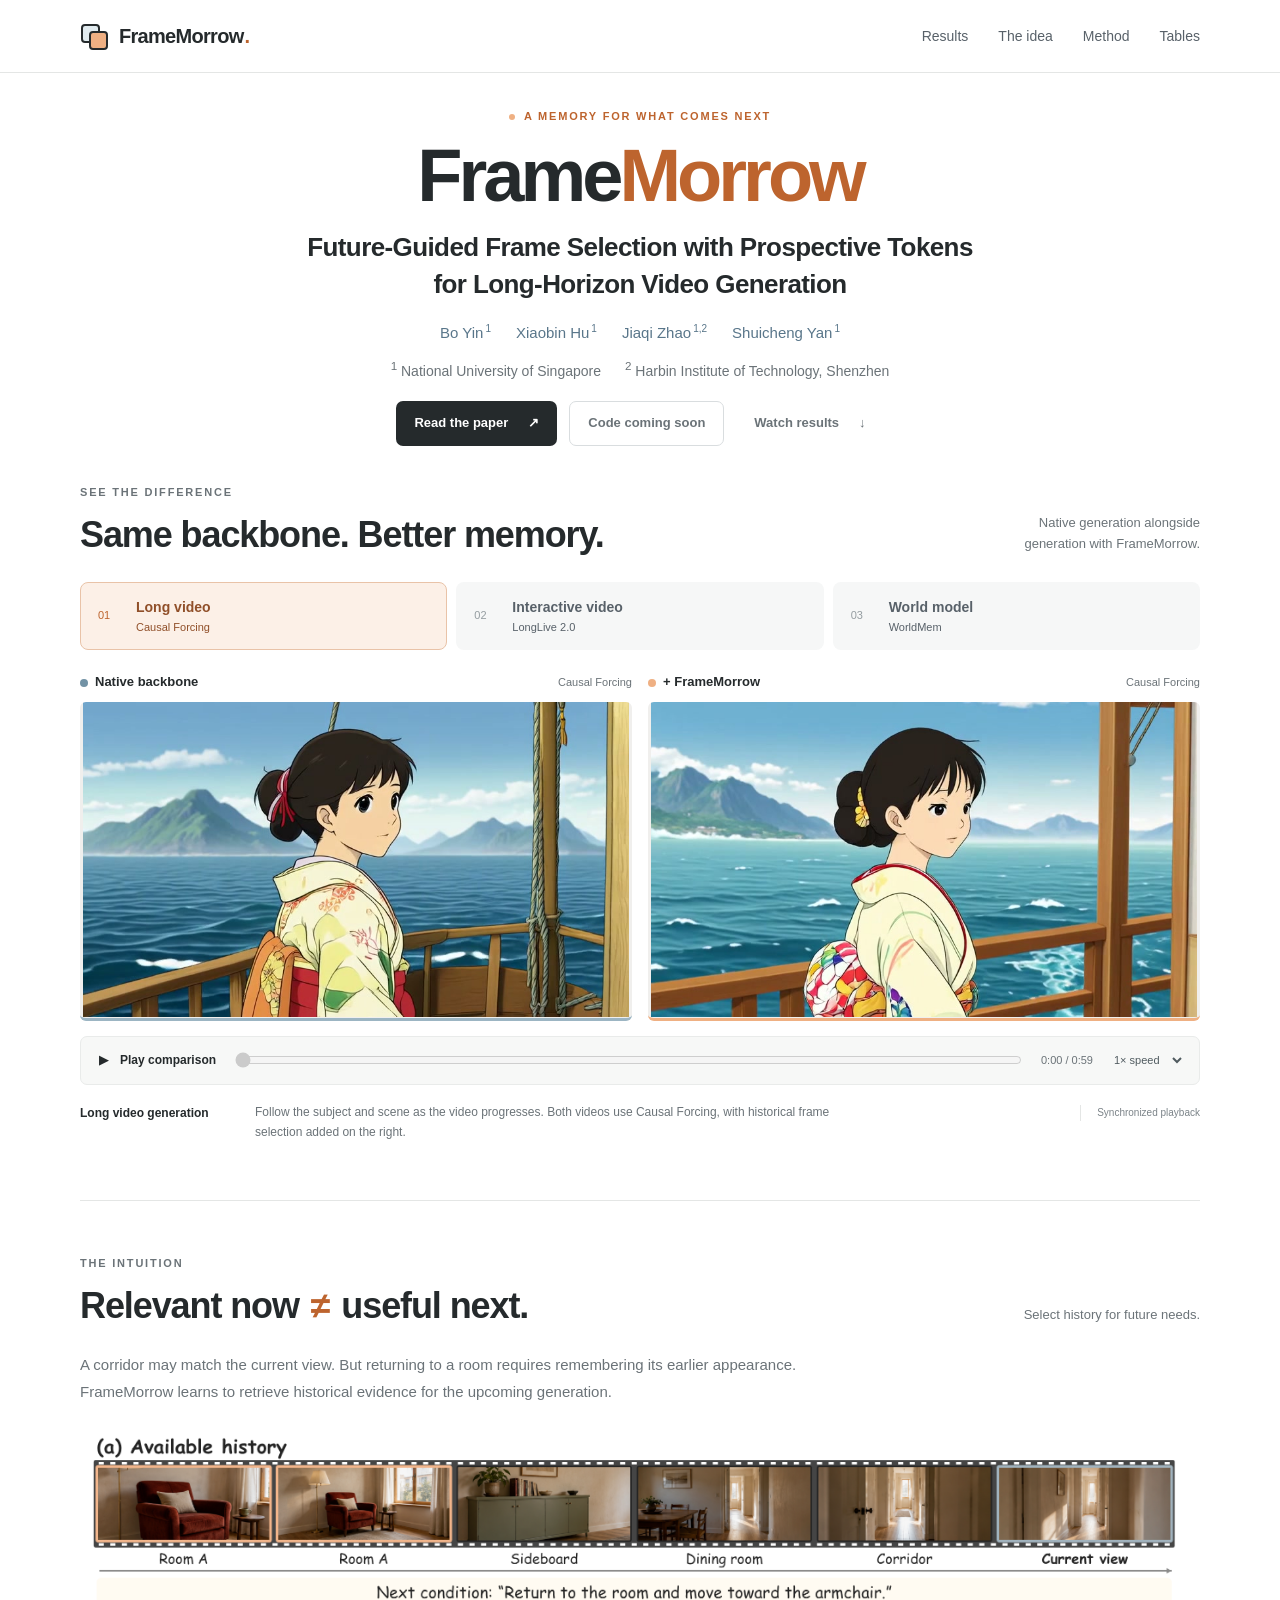
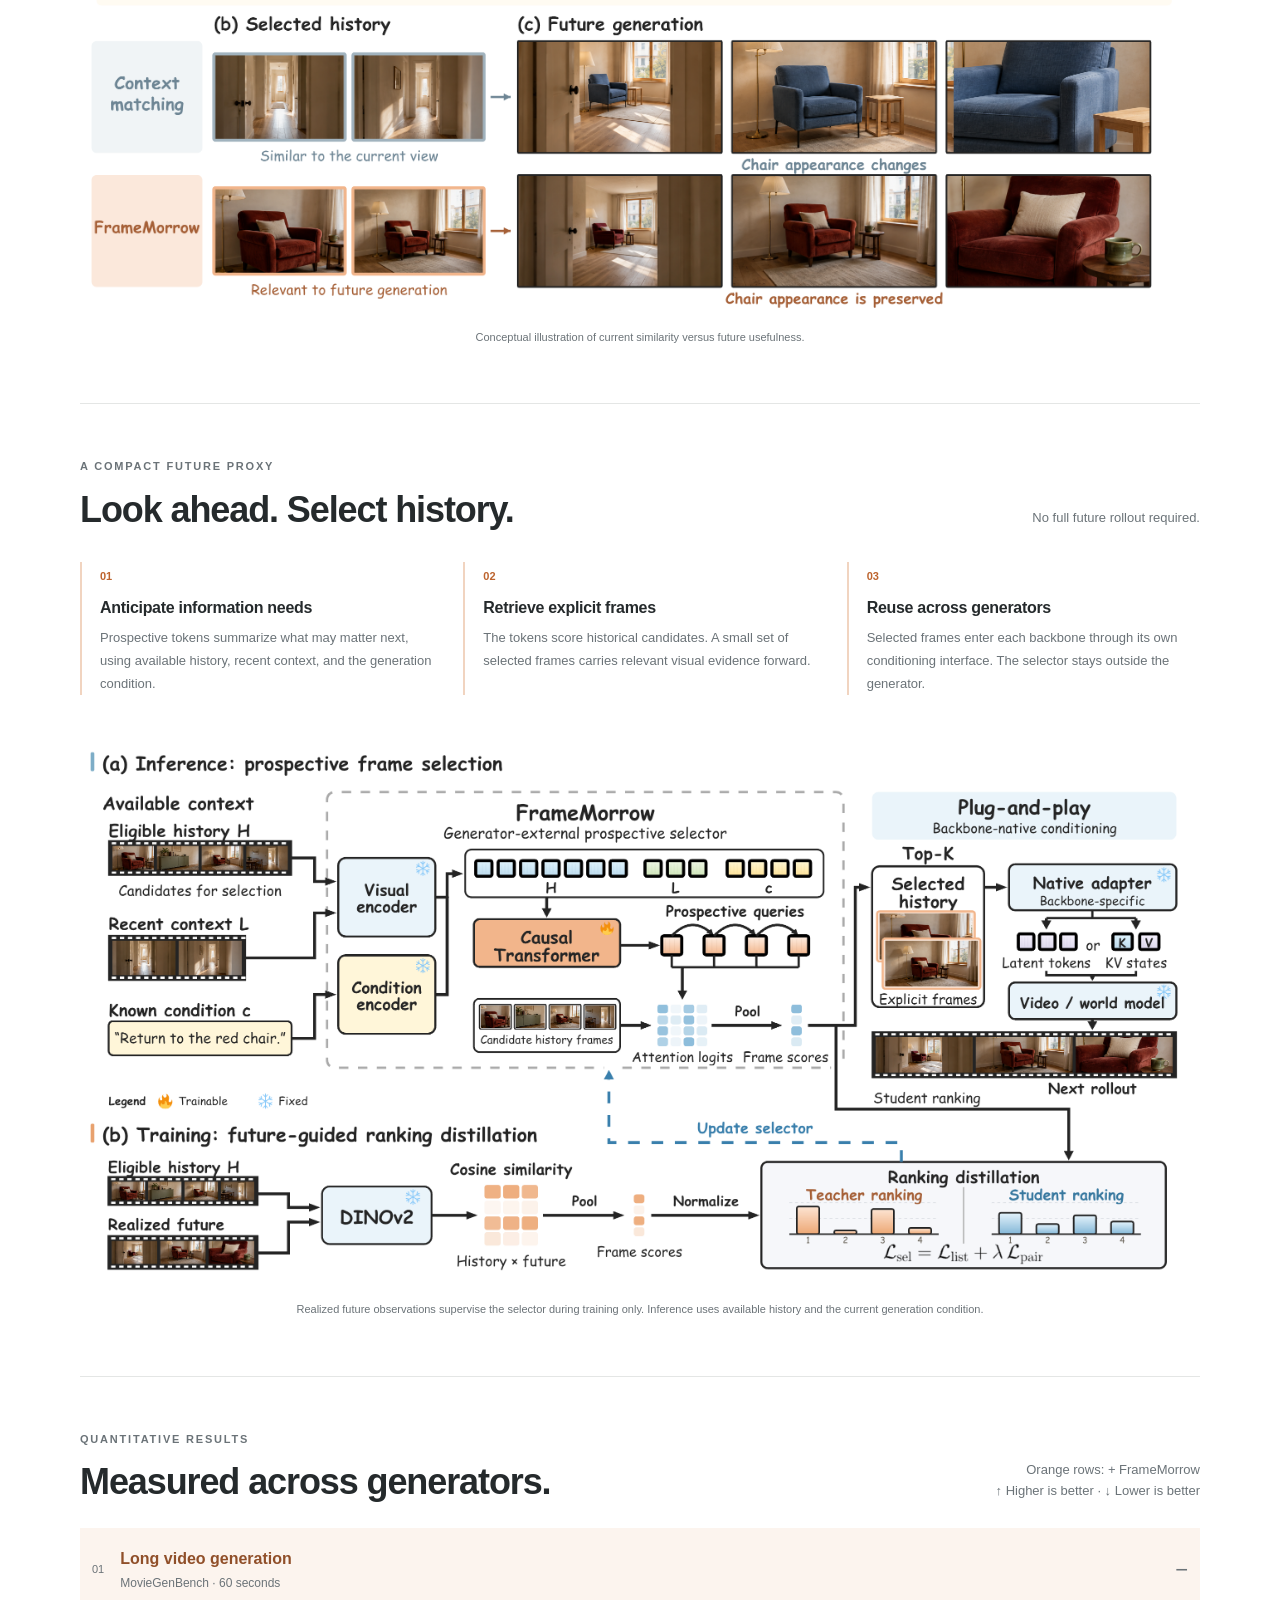
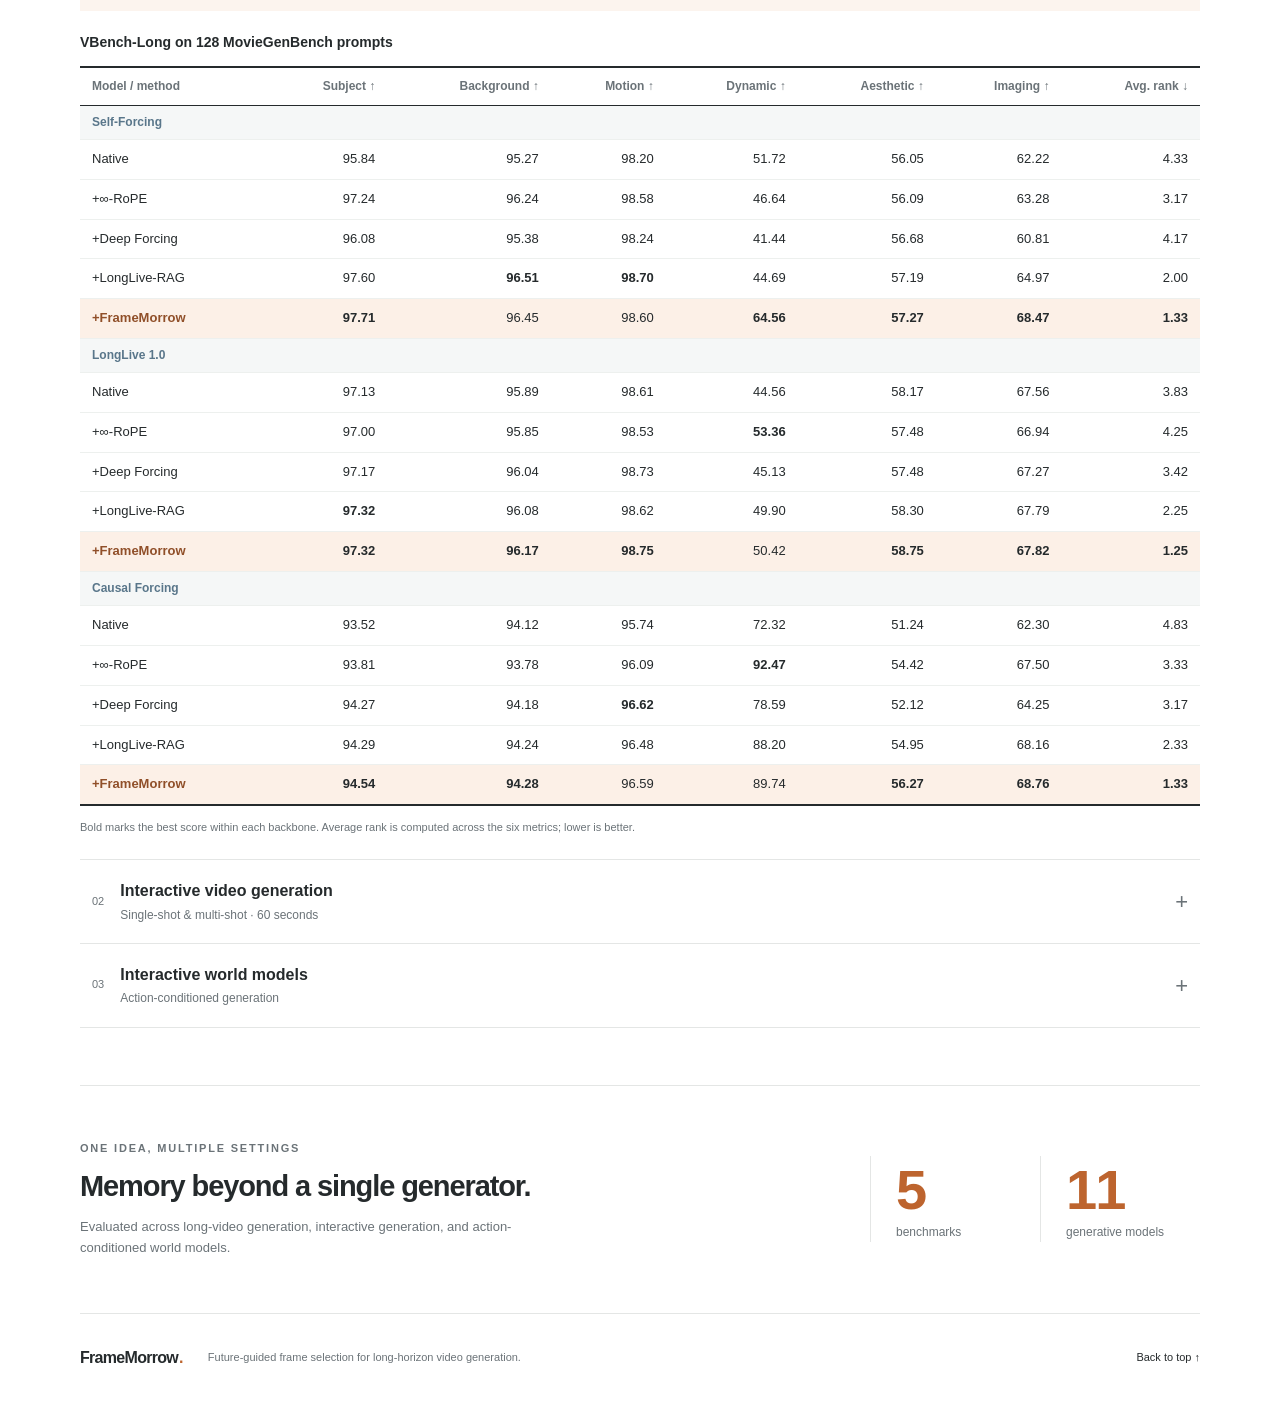
<file: index.html>
<!doctype html>
<html lang="en">
<head>
  <meta charset="utf-8">
  <meta name="viewport" content="width=device-width, initial-scale=1">
  <meta name="description" content="FrameMorrow predicts future information needs with prospective tokens and selects useful historical frames for long-horizon video generation.">
  <meta name="theme-color" content="#fbfaf7">
  <meta property="og:title" content="FrameMorrow — Remember what matters next">
  <meta property="og:description" content="Future-guided frame selection with prospective tokens for long-horizon video generation.">
  <title>FrameMorrow | Future-Guided Frame Selection</title>
  <link rel="icon" href="assets/favicon.svg" type="image/svg+xml">
  <link rel="stylesheet" href="style.css?v=results">
  <script src="script.js" defer></script>
</head>
<body>
<a class="skip-link" href="#main">Skip to content</a>
<header class="site-header"><nav class="nav wrap" aria-label="Main navigation">
  <a class="brand" href="#"><svg width="29" height="28" viewBox="0 0 29 28" aria-hidden="true"><rect x="2" y="3" width="17" height="17" rx="3" fill="#e1ebef" stroke="currentColor" stroke-width="2"/><rect x="10" y="10" width="17" height="17" rx="3" fill="#efb083" stroke="currentColor" stroke-width="2"/></svg>FrameMorrow<span class="brand-dot">.</span></a>
  <div class="nav-links"><a href="#results">Results</a><a href="#idea">The idea</a><a href="#method">Method</a><a href="#benchmarks">Tables</a></div>
</nav></header>
<main id="main">
  <section class="hero wrap" aria-labelledby="title">
    <p class="eyebrow"><span></span> A memory for what comes next</p>
    <h1 id="title">Frame<span>Morrow</span></h1>
    <p class="paper-title">Future-Guided Frame Selection with Prospective Tokens<br class="desktop-break"> for Long-Horizon Video Generation</p>
    <div class="authors"><a href="https://openreview.net/profile?id=~Bo_Yin2">Bo Yin<sup>1</sup></a><a href="https://openreview.net/profile?id=~Xiaobin_Hu1">Xiaobin Hu<sup>1</sup></a><a href="https://openreview.net/profile?id=~Jiaqi_Zhao3">Jiaqi Zhao<sup>1,2</sup></a><a href="https://openreview.net/profile?id=~Shuicheng_YAN3">Shuicheng Yan<sup>1</sup></a></div>
    <div class="affiliations"><span><sup>1</sup> National University of Singapore</span><span><sup>2</sup> Harbin Institute of Technology, Shenzhen</span></div>
    <div class="hero-actions"><a class="button primary" href="https://arxiv.org/abs/2609.38839" target="_blank" rel="noopener">Read the paper <span aria-hidden="true">↗</span></a><button class="button secondary" type="button" disabled>Code coming soon</button><a class="button text-button" href="#results">Watch results <span aria-hidden="true">↓</span></a></div>
  </section>

  <section class="results wrap" id="results" aria-labelledby="results-title">
    <div class="section-heading"><div><p class="eyebrow">See the difference</p><h2 id="results-title">Same backbone. Better memory.</h2></div><p class="section-aside">Native generation alongside<br>generation with FrameMorrow.</p></div>
    <div class="task-tabs" role="group" aria-label="Choose a comparison">
      <button class="task-tab active" aria-pressed="true" data-case="causal-forcing"><span>01</span> Long video <small>Causal Forcing</small></button>
      <button class="task-tab" aria-pressed="false" data-case="longlive2"><span>02</span> Interactive video <small>LongLive 2.0</small></button>
      <button class="task-tab" aria-pressed="false" data-case="worldmem"><span>03</span> World model <small>WorldMem</small></button>
    </div>
    <div class="comparison" aria-busy="false">
      <div class="video-grid">
        <figure class="video-panel native"><figcaption><span class="legend-dot"></span><span>Native backbone</span><span class="backbone">Causal Forcing</span></figcaption><video id="native-video" muted playsinline preload="none" poster="assets/causal-forcing-native.jpg" aria-label="Causal Forcing native generation"><source src="assets/causal-forcing-native.mp4" type="video/mp4"></video></figure>
        <figure class="video-panel ours"><figcaption><span class="legend-dot"></span><span>+ FrameMorrow</span><span class="backbone">Causal Forcing</span></figcaption><video id="ours-video" muted playsinline preload="none" poster="assets/causal-forcing-framemorrow.jpg" aria-label="Causal Forcing with FrameMorrow"><source src="assets/causal-forcing-framemorrow.mp4" type="video/mp4"></video></figure>
      </div>
      <div class="player-controls"><button id="play" class="play-button" aria-label="Play both videos"><span id="play-icon" aria-hidden="true">▶</span><span id="play-label">Play comparison</span></button><label class="sr-only" for="timeline">Video position</label><input id="timeline" disabled type="range" min="0" max="59.81" step="0.05" value="0" aria-valuetext="0:00 of 0:59"><output id="time" for="timeline">0:00 / 0:59</output><label class="sr-only" for="speed">Playback speed</label><select id="speed"><option value="1">1× speed</option><option value="2">2× speed</option><option value="0.5">0.5× speed</option></select></div>
      <p id="player-status" class="player-status" role="status" aria-live="polite"></p>
    </div>
    <div class="result-note"><span class="note-label" id="case-label">Long video generation</span><p id="case-note">Follow the subject and scene as the video progresses. Both videos use Causal Forcing, with historical frame selection added on the right.</p><span class="sync-note">Synchronized playback</span></div>
    <noscript><p>Enable JavaScript to use synchronized playback, or watch the <a href="assets/causal-forcing-native.mp4">native video</a> and <a href="assets/causal-forcing-framemorrow.mp4">FrameMorrow video</a> directly.</p></noscript>
  </section>

  <section class="idea section wrap" id="idea" aria-labelledby="idea-title">
    <div class="section-heading"><div><p class="eyebrow">The intuition</p><h2 id="idea-title">Relevant now <span class="not-equal">≠</span> useful next.</h2></div><p class="section-aside">Select history for future needs.</p></div>
    <p class="section-intro">A corridor may match the current view. But returning to a room requires remembering its earlier appearance. FrameMorrow learns to retrieve historical evidence for the upcoming generation.</p>
    <figure class="paper-figure"><a href="assets/intuition.png" target="_blank" rel="noopener" aria-label="Open the conceptual illustration at full resolution"><img src="assets/intuition.png" width="2610" height="1125" loading="lazy" alt="Conceptual illustration: context matching retrieves a corridor, while future-guided selection retrieves the earlier room and armchair needed for the next scene."></a><figcaption>Conceptual illustration of current similarity versus future usefulness.</figcaption></figure>
  </section>

  <section class="method section wrap" id="method" aria-labelledby="method-title">
    <div class="section-heading"><div><p class="eyebrow">A compact future proxy</p><h2 id="method-title">Look ahead. Select history.</h2></div><p class="section-aside">No full future rollout required.</p></div>
    <div class="method-steps">
      <article><span class="step-number">01</span><h3>Anticipate information needs</h3><p>Prospective tokens summarize what may matter next, using available history, recent context, and the generation condition.</p></article>
      <article><span class="step-number">02</span><h3>Retrieve explicit frames</h3><p>The tokens score historical candidates. A small set of selected frames carries relevant visual evidence forward.</p></article>
      <article><span class="step-number">03</span><h3>Reuse across generators</h3><p>Selected frames enter each backbone through its own conditioning interface. The selector stays outside the generator.</p></article>
    </div>
    <figure class="paper-figure overview"><a href="assets/overview.png" target="_blank" rel="noopener" aria-label="Open the method overview at full resolution"><img src="assets/overview.png" width="1800" height="885" loading="lazy" alt="FrameMorrow overview: inference uses prospective tokens to select historical frames, while training distills future-derived teacher rankings into the selector."></a><figcaption>Realized future observations supervise the selector during training only. Inference uses available history and the current generation condition.</figcaption></figure>
  </section>

  <section class="benchmarks section wrap" id="benchmarks" aria-labelledby="benchmarks-title">
    <div class="section-heading"><div><p class="eyebrow">Quantitative results</p><h2 id="benchmarks-title">Measured across generators.</h2></div><p class="section-aside">Orange rows: + FrameMorrow<br>↑ Higher is better · ↓ Lower is better</p></div>
    <details class="benchmark-panel" name="benchmarks" open><summary><span class="benchmark-number">01</span><span>Long video generation<small>MovieGenBench · 60 seconds</small></span></summary>
<div class="table-scroll" role="region" aria-label="VBench-Long on 128 MovieGenBench prompts" tabindex="0"><table class="results-table" id="moviegen-results">
<caption>VBench-Long on 128 MovieGenBench prompts</caption>
<thead><tr><th scope="col">Model / method</th><th scope="col">Subject ↑</th><th scope="col">Background ↑</th><th scope="col">Motion ↑</th><th scope="col">Dynamic ↑</th><th scope="col">Aesthetic ↑</th><th scope="col">Imaging ↑</th><th scope="col">Avg. rank ↓</th></tr></thead>
<tbody>
<tr class="table-group"><th colspan="8" scope="rowgroup">Self-Forcing</th></tr>
<tr class=""><th scope="row">Native</th><td>95.84</td><td>95.27</td><td>98.20</td><td>51.72</td><td>56.05</td><td>62.22</td><td>4.33</td></tr>
<tr class=""><th scope="row">+∞-RoPE</th><td>97.24</td><td>96.24</td><td>98.58</td><td>46.64</td><td>56.09</td><td>63.28</td><td>3.17</td></tr>
<tr class=""><th scope="row">+Deep Forcing</th><td>96.08</td><td>95.38</td><td>98.24</td><td>41.44</td><td>56.68</td><td>60.81</td><td>4.17</td></tr>
<tr class=""><th scope="row">+LongLive-RAG</th><td>97.60</td><td><strong>96.51</strong></td><td><strong>98.70</strong></td><td>44.69</td><td>57.19</td><td>64.97</td><td>2.00</td></tr>
<tr class="ours-row"><th scope="row">+FrameMorrow</th><td><strong>97.71</strong></td><td>96.45</td><td>98.60</td><td><strong>64.56</strong></td><td><strong>57.27</strong></td><td><strong>68.47</strong></td><td><strong>1.33</strong></td></tr>
</tbody>
<tbody>
<tr class="table-group"><th colspan="8" scope="rowgroup">LongLive 1.0</th></tr>
<tr class=""><th scope="row">Native</th><td>97.13</td><td>95.89</td><td>98.61</td><td>44.56</td><td>58.17</td><td>67.56</td><td>3.83</td></tr>
<tr class=""><th scope="row">+∞-RoPE</th><td>97.00</td><td>95.85</td><td>98.53</td><td><strong>53.36</strong></td><td>57.48</td><td>66.94</td><td>4.25</td></tr>
<tr class=""><th scope="row">+Deep Forcing</th><td>97.17</td><td>96.04</td><td>98.73</td><td>45.13</td><td>57.48</td><td>67.27</td><td>3.42</td></tr>
<tr class=""><th scope="row">+LongLive-RAG</th><td><strong>97.32</strong></td><td>96.08</td><td>98.62</td><td>49.90</td><td>58.30</td><td>67.79</td><td>2.25</td></tr>
<tr class="ours-row"><th scope="row">+FrameMorrow</th><td><strong>97.32</strong></td><td><strong>96.17</strong></td><td><strong>98.75</strong></td><td>50.42</td><td><strong>58.75</strong></td><td><strong>67.82</strong></td><td><strong>1.25</strong></td></tr>
</tbody>
<tbody>
<tr class="table-group"><th colspan="8" scope="rowgroup">Causal Forcing</th></tr>
<tr class=""><th scope="row">Native</th><td>93.52</td><td>94.12</td><td>95.74</td><td>72.32</td><td>51.24</td><td>62.30</td><td>4.83</td></tr>
<tr class=""><th scope="row">+∞-RoPE</th><td>93.81</td><td>93.78</td><td>96.09</td><td><strong>92.47</strong></td><td>54.42</td><td>67.50</td><td>3.33</td></tr>
<tr class=""><th scope="row">+Deep Forcing</th><td>94.27</td><td>94.18</td><td><strong>96.62</strong></td><td>78.59</td><td>52.12</td><td>64.25</td><td>3.17</td></tr>
<tr class=""><th scope="row">+LongLive-RAG</th><td>94.29</td><td>94.24</td><td>96.48</td><td>88.20</td><td>54.95</td><td>68.16</td><td>2.33</td></tr>
<tr class="ours-row"><th scope="row">+FrameMorrow</th><td><strong>94.54</strong></td><td><strong>94.28</strong></td><td>96.59</td><td>89.74</td><td><strong>56.27</strong></td><td><strong>68.76</strong></td><td><strong>1.33</strong></td></tr>
</tbody>
</table></div><p class="table-note">Bold marks the best score within each backbone. Average rank is computed across the six metrics; lower is better.</p>
    </details>
    <details class="benchmark-panel" name="benchmarks"><summary><span class="benchmark-number">02</span><span>Interactive video generation<small>Single-shot & multi-shot · 60 seconds</small></span></summary>
<div class="table-scroll" role="region" aria-label="Interactive video generation" tabindex="0"><table class="results-table" id="interactive-results">
<caption>Interactive video generation</caption>
<thead><tr><th scope="col">Model / method</th><th scope="col">Quality ↑</th><th scope="col">Consistency ↑</th><th scope="col">Aesthetic ↑</th><th scope="col">Avg. CLIP ↑</th></tr></thead>
<tbody>
<tr class="table-group"><th colspan="5" scope="rowgroup">Single-shot</th></tr>
<tr class="pair-start"><th scope="row">LongLive 1.0</th><td>83.49</td><td>92.62</td><td>64.21</td><td>28.75</td></tr>
<tr class="ours-row"><th scope="row">+FrameMorrow</th><td><strong>84.06</strong></td><td><strong>93.21</strong></td><td><strong>64.56</strong></td><td><strong>29.08</strong></td></tr>
<tr class="pair-start"><th scope="row">Self-Forcing</th><td>78.71</td><td>84.95</td><td>58.16</td><td>26.39</td></tr>
<tr class="ours-row"><th scope="row">+FrameMorrow</th><td><strong>81.74</strong></td><td><strong>89.30</strong></td><td><strong>60.62</strong></td><td><strong>28.05</strong></td></tr>
<tr class="pair-start"><th scope="row">Causal Forcing</th><td>76.00</td><td>80.46</td><td>55.45</td><td>24.53</td></tr>
<tr class="ours-row"><th scope="row">+FrameMorrow</th><td><strong>78.66</strong></td><td><strong>83.48</strong></td><td><strong>58.75</strong></td><td><strong>25.24</strong></td></tr>
<tr class="pair-start"><th scope="row">CausVid</th><td>81.94</td><td>89.77</td><td>63.53</td><td>28.63</td></tr>
<tr class="ours-row"><th scope="row">+FrameMorrow</th><td><strong>82.26</strong></td><td><strong>90.52</strong></td><td><strong>63.64</strong></td><td><strong>29.03</strong></td></tr>
</tbody>
<tbody>
<tr class="table-group"><th colspan="5" scope="rowgroup">Multi-shot</th></tr>
<tr class="pair-start"><th scope="row">LongLive 2.0</th><td>82.77</td><td>93.14</td><td>61.32</td><td>28.35</td></tr>
<tr class="ours-row"><th scope="row">+FrameMorrow</th><td><strong>83.18</strong></td><td><strong>93.49</strong></td><td><strong>61.68</strong></td><td><strong>28.44</strong></td></tr>
<tr class="pair-start"><th scope="row">ShotStream</th><td>83.12</td><td>92.75</td><td><strong>62.30</strong></td><td>29.09</td></tr>
<tr class="ours-row"><th scope="row">+FrameMorrow</th><td><strong>84.85</strong></td><td><strong>96.76</strong></td><td>61.74</td><td><strong>29.16</strong></td></tr>
</tbody>
</table></div><p class="table-note">Bold marks the better score within each backbone pair. Average CLIP score summarizes six consecutive 10-second segments.</p>
    </details>
    <details class="benchmark-panel" name="benchmarks"><summary><span class="benchmark-number">03</span><span>Interactive world models<small>Action-conditioned generation</small></span></summary>
<div class="table-scroll" role="region" aria-label="Action-conditioned interactive world generation" tabindex="0"><table class="results-table" id="world-results">
<caption>Action-conditioned interactive world generation</caption>
<thead><tr><th scope="col">Model / method</th><th scope="col">Subject ↑</th><th scope="col">Background ↑</th><th scope="col">Imaging ↑</th><th scope="col">Anti-flicker ↑</th><th scope="col">Motion ↑</th><th scope="col">Action alignment ↑</th></tr></thead>
<tbody>
<tr class="pair-start"><th scope="row">Matrix-Game 3.0</th><td>0.801</td><td>0.894</td><td>68.20</td><td>0.936</td><td><strong>0.950</strong></td><td>0.842</td></tr>
<tr class="ours-row"><th scope="row">+FrameMorrow</th><td><strong>0.816</strong></td><td><strong>0.910</strong></td><td><strong>68.35</strong></td><td><strong>0.939</strong></td><td>0.949</td><td><strong>0.861</strong></td></tr>
<tr class="pair-start"><th scope="row">WorldMem</th><td>0.782</td><td>0.924</td><td>70.23</td><td>0.910</td><td>0.916</td><td>0.866</td></tr>
<tr class="ours-row"><th scope="row">+FrameMorrow</th><td><strong>0.793</strong></td><td><strong>0.932</strong></td><td><strong>70.47</strong></td><td><strong>0.913</strong></td><td><strong>0.918</strong></td><td><strong>0.889</strong></td></tr>
<tr class="pair-start"><th scope="row">YuMe 1.5</th><td>0.765</td><td>0.872</td><td>50.98</td><td>0.944</td><td>0.965</td><td>0.883</td></tr>
<tr class="ours-row"><th scope="row">+FrameMorrow</th><td><strong>0.798</strong></td><td><strong>0.886</strong></td><td><strong>51.80</strong></td><td><strong>0.947</strong></td><td><strong>0.967</strong></td><td><strong>0.912</strong></td></tr>
</tbody>
</table></div><p class="table-note">Bold marks the better score within each backbone pair. Imaging uses a 0–100 scale; the other metrics lie in [0, 1].</p>
    </details>
  </section>

  <section class="scope section wrap" aria-labelledby="scope-title"><div class="scope-copy"><p class="eyebrow">One idea, multiple settings</p><h2 id="scope-title">Memory beyond a single generator.</h2><p>Evaluated across long-video generation, interactive generation, and action-conditioned world models.</p></div><div class="scope-stat"><strong>5</strong><span>benchmarks</span></div><div class="scope-stat"><strong>11</strong><span>generative models</span></div></section>
</main>
<footer class="wrap"><a class="brand" href="#">FrameMorrow<span class="brand-dot">.</span></a><p>Future-guided frame selection for long-horizon video generation.</p><a href="#main">Back to top ↑</a></footer>
</body>
</html>
</file>
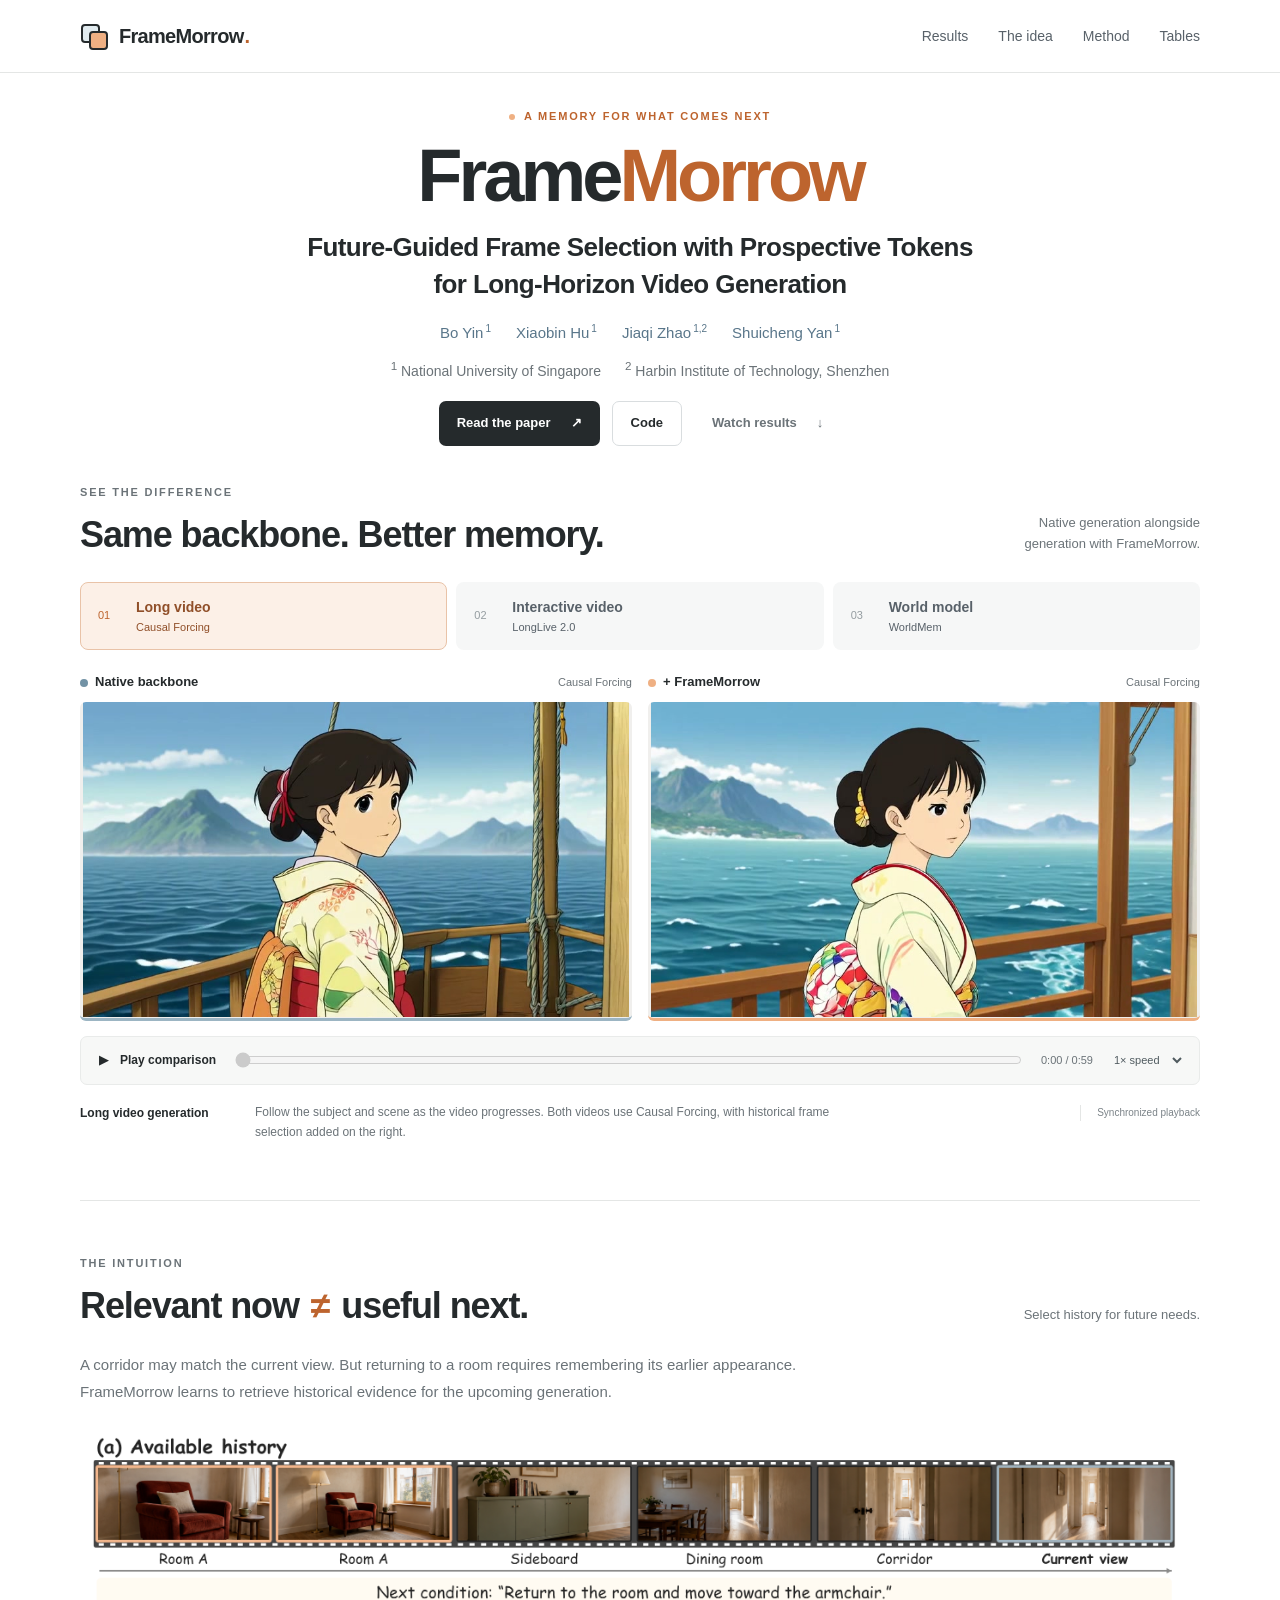
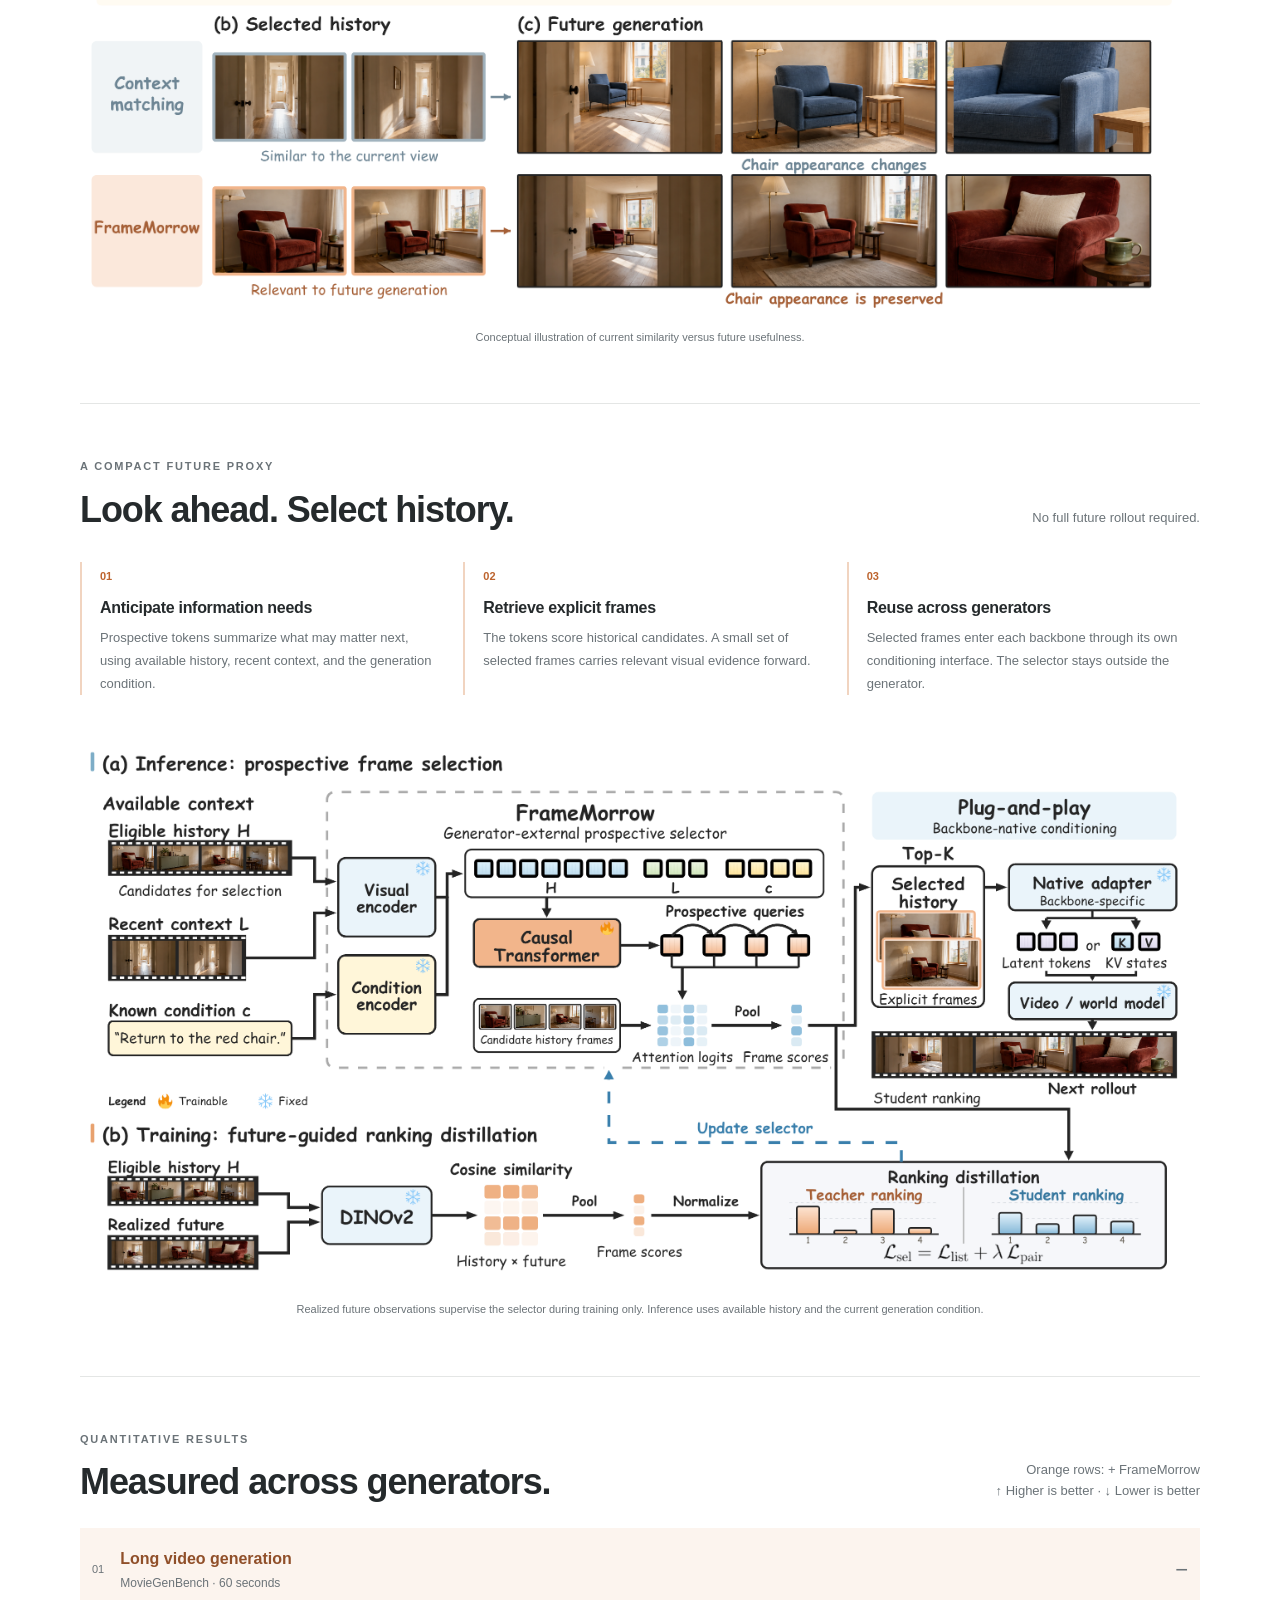
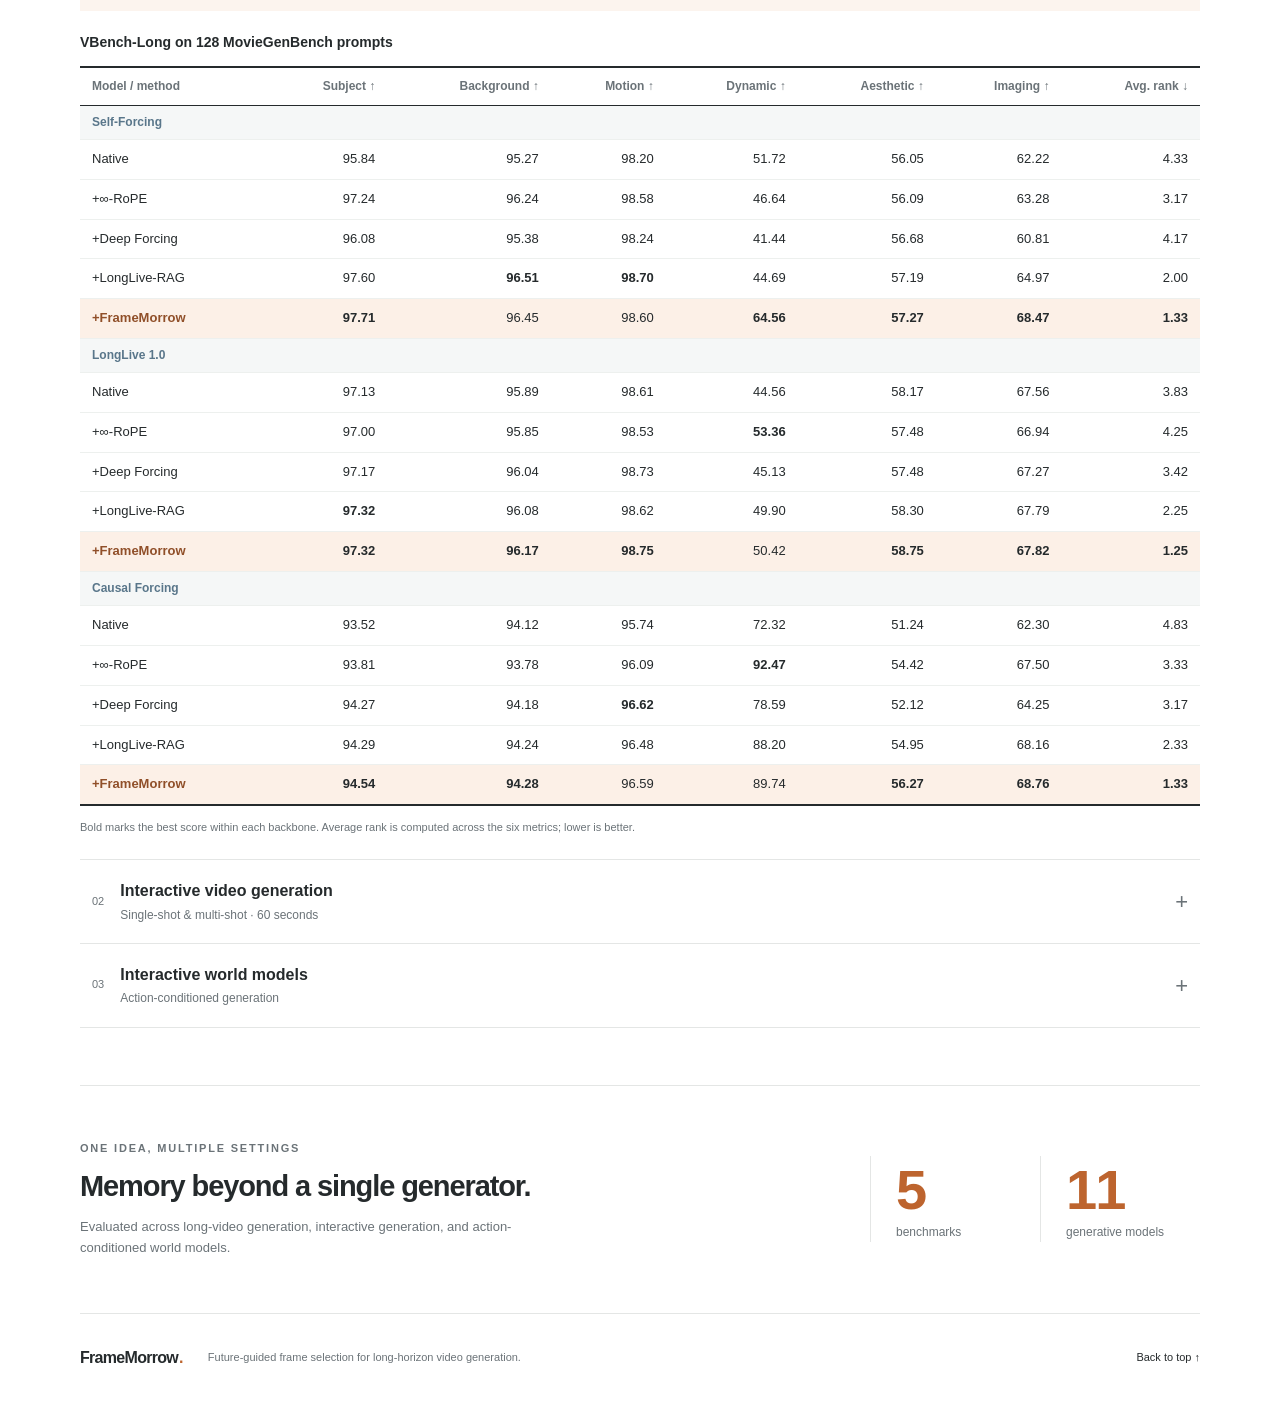
<file: docs/index.html>
<!doctype html>
<html lang="en">
<head>
  <meta charset="utf-8">
  <meta name="viewport" content="width=device-width, initial-scale=1">
  <meta name="description" content="FrameMorrow predicts future information needs with prospective tokens and selects useful historical frames for long-horizon video generation.">
  <meta name="theme-color" content="#fbfaf7">
  <meta property="og:title" content="FrameMorrow — Remember what matters next">
  <meta property="og:description" content="Future-guided frame selection with prospective tokens for long-horizon video generation.">
  <title>FrameMorrow | Future-Guided Frame Selection</title>
  <link rel="icon" href="assets/favicon.svg" type="image/svg+xml">
  <link rel="stylesheet" href="style.css?v=results">
  <script src="script.js" defer></script>
</head>
<body>
<a class="skip-link" href="#main">Skip to content</a>
<header class="site-header"><nav class="nav wrap" aria-label="Main navigation">
  <a class="brand" href="#"><svg width="29" height="28" viewBox="0 0 29 28" aria-hidden="true"><rect x="2" y="3" width="17" height="17" rx="3" fill="#e1ebef" stroke="currentColor" stroke-width="2"/><rect x="10" y="10" width="17" height="17" rx="3" fill="#efb083" stroke="currentColor" stroke-width="2"/></svg>FrameMorrow<span class="brand-dot">.</span></a>
  <div class="nav-links"><a href="#results">Results</a><a href="#idea">The idea</a><a href="#method">Method</a><a href="#benchmarks">Tables</a></div>
</nav></header>
<main id="main">
  <section class="hero wrap" aria-labelledby="title">
    <p class="eyebrow"><span></span> A memory for what comes next</p>
    <h1 id="title">Frame<span>Morrow</span></h1>
    <p class="paper-title">Future-Guided Frame Selection with Prospective Tokens<br class="desktop-break"> for Long-Horizon Video Generation</p>
    <div class="authors"><a href="https://openreview.net/profile?id=~Bo_Yin2">Bo Yin<sup>1</sup></a><a href="https://openreview.net/profile?id=~Xiaobin_Hu1">Xiaobin Hu<sup>1</sup></a><a href="https://openreview.net/profile?id=~Jiaqi_Zhao3">Jiaqi Zhao<sup>1,2</sup></a><a href="https://openreview.net/profile?id=~Shuicheng_YAN3">Shuicheng Yan<sup>1</sup></a></div>
    <div class="affiliations"><span><sup>1</sup> National University of Singapore</span><span><sup>2</sup> Harbin Institute of Technology, Shenzhen</span></div>
    <div class="hero-actions"><a class="button primary" href="https://arxiv.org/abs/2609.38839" target="_blank" rel="noopener">Read the paper <span aria-hidden="true">↗</span></a><a class="button secondary" href="https://github.com/YinBo0927/FrameMorrow" target="_blank" rel="noopener">Code</a><a class="button text-button" href="#results">Watch results <span aria-hidden="true">↓</span></a></div>
  </section>

  <section class="results wrap" id="results" aria-labelledby="results-title">
    <div class="section-heading"><div><p class="eyebrow">See the difference</p><h2 id="results-title">Same backbone. Better memory.</h2></div><p class="section-aside">Native generation alongside<br>generation with FrameMorrow.</p></div>
    <div class="task-tabs" role="group" aria-label="Choose a comparison">
      <button class="task-tab active" aria-pressed="true" data-case="causal-forcing"><span>01</span> Long video <small>Causal Forcing</small></button>
      <button class="task-tab" aria-pressed="false" data-case="longlive2"><span>02</span> Interactive video <small>LongLive 2.0</small></button>
      <button class="task-tab" aria-pressed="false" data-case="worldmem"><span>03</span> World model <small>WorldMem</small></button>
    </div>
    <div class="comparison" aria-busy="false">
      <div class="video-grid">
        <figure class="video-panel native"><figcaption><span class="legend-dot"></span><span>Native backbone</span><span class="backbone">Causal Forcing</span></figcaption><video id="native-video" muted playsinline preload="none" poster="assets/causal-forcing-native.jpg" aria-label="Causal Forcing native generation"><source src="assets/causal-forcing-native.mp4" type="video/mp4"></video></figure>
        <figure class="video-panel ours"><figcaption><span class="legend-dot"></span><span>+ FrameMorrow</span><span class="backbone">Causal Forcing</span></figcaption><video id="ours-video" muted playsinline preload="none" poster="assets/causal-forcing-framemorrow.jpg" aria-label="Causal Forcing with FrameMorrow"><source src="assets/causal-forcing-framemorrow.mp4" type="video/mp4"></video></figure>
      </div>
      <div class="player-controls"><button id="play" class="play-button" aria-label="Play both videos"><span id="play-icon" aria-hidden="true">▶</span><span id="play-label">Play comparison</span></button><label class="sr-only" for="timeline">Video position</label><input id="timeline" disabled type="range" min="0" max="59.81" step="0.05" value="0" aria-valuetext="0:00 of 0:59"><output id="time" for="timeline">0:00 / 0:59</output><label class="sr-only" for="speed">Playback speed</label><select id="speed"><option value="1">1× speed</option><option value="2">2× speed</option><option value="0.5">0.5× speed</option></select></div>
      <p id="player-status" class="player-status" role="status" aria-live="polite"></p>
    </div>
    <div class="result-note"><span class="note-label" id="case-label">Long video generation</span><p id="case-note">Follow the subject and scene as the video progresses. Both videos use Causal Forcing, with historical frame selection added on the right.</p><span class="sync-note">Synchronized playback</span></div>
    <noscript><p>Enable JavaScript to use synchronized playback, or watch the <a href="assets/causal-forcing-native.mp4">native video</a> and <a href="assets/causal-forcing-framemorrow.mp4">FrameMorrow video</a> directly.</p></noscript>
  </section>

  <section class="idea section wrap" id="idea" aria-labelledby="idea-title">
    <div class="section-heading"><div><p class="eyebrow">The intuition</p><h2 id="idea-title">Relevant now <span class="not-equal">≠</span> useful next.</h2></div><p class="section-aside">Select history for future needs.</p></div>
    <p class="section-intro">A corridor may match the current view. But returning to a room requires remembering its earlier appearance. FrameMorrow learns to retrieve historical evidence for the upcoming generation.</p>
    <figure class="paper-figure"><a href="assets/intuition.png" target="_blank" rel="noopener" aria-label="Open the conceptual illustration at full resolution"><img src="assets/intuition.png" width="2610" height="1125" loading="lazy" alt="Conceptual illustration: context matching retrieves a corridor, while future-guided selection retrieves the earlier room and armchair needed for the next scene."></a><figcaption>Conceptual illustration of current similarity versus future usefulness.</figcaption></figure>
  </section>

  <section class="method section wrap" id="method" aria-labelledby="method-title">
    <div class="section-heading"><div><p class="eyebrow">A compact future proxy</p><h2 id="method-title">Look ahead. Select history.</h2></div><p class="section-aside">No full future rollout required.</p></div>
    <div class="method-steps">
      <article><span class="step-number">01</span><h3>Anticipate information needs</h3><p>Prospective tokens summarize what may matter next, using available history, recent context, and the generation condition.</p></article>
      <article><span class="step-number">02</span><h3>Retrieve explicit frames</h3><p>The tokens score historical candidates. A small set of selected frames carries relevant visual evidence forward.</p></article>
      <article><span class="step-number">03</span><h3>Reuse across generators</h3><p>Selected frames enter each backbone through its own conditioning interface. The selector stays outside the generator.</p></article>
    </div>
    <figure class="paper-figure overview"><a href="assets/overview.png" target="_blank" rel="noopener" aria-label="Open the method overview at full resolution"><img src="assets/overview.png" width="1800" height="885" loading="lazy" alt="FrameMorrow overview: inference uses prospective tokens to select historical frames, while training distills future-derived teacher rankings into the selector."></a><figcaption>Realized future observations supervise the selector during training only. Inference uses available history and the current generation condition.</figcaption></figure>
  </section>

  <section class="benchmarks section wrap" id="benchmarks" aria-labelledby="benchmarks-title">
    <div class="section-heading"><div><p class="eyebrow">Quantitative results</p><h2 id="benchmarks-title">Measured across generators.</h2></div><p class="section-aside">Orange rows: + FrameMorrow<br>↑ Higher is better · ↓ Lower is better</p></div>
    <details class="benchmark-panel" name="benchmarks" open><summary><span class="benchmark-number">01</span><span>Long video generation<small>MovieGenBench · 60 seconds</small></span></summary>
<div class="table-scroll" role="region" aria-label="VBench-Long on 128 MovieGenBench prompts" tabindex="0"><table class="results-table" id="moviegen-results">
<caption>VBench-Long on 128 MovieGenBench prompts</caption>
<thead><tr><th scope="col">Model / method</th><th scope="col">Subject ↑</th><th scope="col">Background ↑</th><th scope="col">Motion ↑</th><th scope="col">Dynamic ↑</th><th scope="col">Aesthetic ↑</th><th scope="col">Imaging ↑</th><th scope="col">Avg. rank ↓</th></tr></thead>
<tbody>
<tr class="table-group"><th colspan="8" scope="rowgroup">Self-Forcing</th></tr>
<tr class=""><th scope="row">Native</th><td>95.84</td><td>95.27</td><td>98.20</td><td>51.72</td><td>56.05</td><td>62.22</td><td>4.33</td></tr>
<tr class=""><th scope="row">+∞-RoPE</th><td>97.24</td><td>96.24</td><td>98.58</td><td>46.64</td><td>56.09</td><td>63.28</td><td>3.17</td></tr>
<tr class=""><th scope="row">+Deep Forcing</th><td>96.08</td><td>95.38</td><td>98.24</td><td>41.44</td><td>56.68</td><td>60.81</td><td>4.17</td></tr>
<tr class=""><th scope="row">+LongLive-RAG</th><td>97.60</td><td><strong>96.51</strong></td><td><strong>98.70</strong></td><td>44.69</td><td>57.19</td><td>64.97</td><td>2.00</td></tr>
<tr class="ours-row"><th scope="row">+FrameMorrow</th><td><strong>97.71</strong></td><td>96.45</td><td>98.60</td><td><strong>64.56</strong></td><td><strong>57.27</strong></td><td><strong>68.47</strong></td><td><strong>1.33</strong></td></tr>
</tbody>
<tbody>
<tr class="table-group"><th colspan="8" scope="rowgroup">LongLive 1.0</th></tr>
<tr class=""><th scope="row">Native</th><td>97.13</td><td>95.89</td><td>98.61</td><td>44.56</td><td>58.17</td><td>67.56</td><td>3.83</td></tr>
<tr class=""><th scope="row">+∞-RoPE</th><td>97.00</td><td>95.85</td><td>98.53</td><td><strong>53.36</strong></td><td>57.48</td><td>66.94</td><td>4.25</td></tr>
<tr class=""><th scope="row">+Deep Forcing</th><td>97.17</td><td>96.04</td><td>98.73</td><td>45.13</td><td>57.48</td><td>67.27</td><td>3.42</td></tr>
<tr class=""><th scope="row">+LongLive-RAG</th><td><strong>97.32</strong></td><td>96.08</td><td>98.62</td><td>49.90</td><td>58.30</td><td>67.79</td><td>2.25</td></tr>
<tr class="ours-row"><th scope="row">+FrameMorrow</th><td><strong>97.32</strong></td><td><strong>96.17</strong></td><td><strong>98.75</strong></td><td>50.42</td><td><strong>58.75</strong></td><td><strong>67.82</strong></td><td><strong>1.25</strong></td></tr>
</tbody>
<tbody>
<tr class="table-group"><th colspan="8" scope="rowgroup">Causal Forcing</th></tr>
<tr class=""><th scope="row">Native</th><td>93.52</td><td>94.12</td><td>95.74</td><td>72.32</td><td>51.24</td><td>62.30</td><td>4.83</td></tr>
<tr class=""><th scope="row">+∞-RoPE</th><td>93.81</td><td>93.78</td><td>96.09</td><td><strong>92.47</strong></td><td>54.42</td><td>67.50</td><td>3.33</td></tr>
<tr class=""><th scope="row">+Deep Forcing</th><td>94.27</td><td>94.18</td><td><strong>96.62</strong></td><td>78.59</td><td>52.12</td><td>64.25</td><td>3.17</td></tr>
<tr class=""><th scope="row">+LongLive-RAG</th><td>94.29</td><td>94.24</td><td>96.48</td><td>88.20</td><td>54.95</td><td>68.16</td><td>2.33</td></tr>
<tr class="ours-row"><th scope="row">+FrameMorrow</th><td><strong>94.54</strong></td><td><strong>94.28</strong></td><td>96.59</td><td>89.74</td><td><strong>56.27</strong></td><td><strong>68.76</strong></td><td><strong>1.33</strong></td></tr>
</tbody>
</table></div><p class="table-note">Bold marks the best score within each backbone. Average rank is computed across the six metrics; lower is better.</p>
    </details>
    <details class="benchmark-panel" name="benchmarks"><summary><span class="benchmark-number">02</span><span>Interactive video generation<small>Single-shot & multi-shot · 60 seconds</small></span></summary>
<div class="table-scroll" role="region" aria-label="Interactive video generation" tabindex="0"><table class="results-table" id="interactive-results">
<caption>Interactive video generation</caption>
<thead><tr><th scope="col">Model / method</th><th scope="col">Quality ↑</th><th scope="col">Consistency ↑</th><th scope="col">Aesthetic ↑</th><th scope="col">Avg. CLIP ↑</th></tr></thead>
<tbody>
<tr class="table-group"><th colspan="5" scope="rowgroup">Single-shot</th></tr>
<tr class="pair-start"><th scope="row">LongLive 1.0</th><td>83.49</td><td>92.62</td><td>64.21</td><td>28.75</td></tr>
<tr class="ours-row"><th scope="row">+FrameMorrow</th><td><strong>84.06</strong></td><td><strong>93.21</strong></td><td><strong>64.56</strong></td><td><strong>29.08</strong></td></tr>
<tr class="pair-start"><th scope="row">Self-Forcing</th><td>78.71</td><td>84.95</td><td>58.16</td><td>26.39</td></tr>
<tr class="ours-row"><th scope="row">+FrameMorrow</th><td><strong>81.74</strong></td><td><strong>89.30</strong></td><td><strong>60.62</strong></td><td><strong>28.05</strong></td></tr>
<tr class="pair-start"><th scope="row">Causal Forcing</th><td>76.00</td><td>80.46</td><td>55.45</td><td>24.53</td></tr>
<tr class="ours-row"><th scope="row">+FrameMorrow</th><td><strong>78.66</strong></td><td><strong>83.48</strong></td><td><strong>58.75</strong></td><td><strong>25.24</strong></td></tr>
<tr class="pair-start"><th scope="row">CausVid</th><td>81.94</td><td>89.77</td><td>63.53</td><td>28.63</td></tr>
<tr class="ours-row"><th scope="row">+FrameMorrow</th><td><strong>82.26</strong></td><td><strong>90.52</strong></td><td><strong>63.64</strong></td><td><strong>29.03</strong></td></tr>
</tbody>
<tbody>
<tr class="table-group"><th colspan="5" scope="rowgroup">Multi-shot</th></tr>
<tr class="pair-start"><th scope="row">LongLive 2.0</th><td>82.77</td><td>93.14</td><td>61.32</td><td>28.35</td></tr>
<tr class="ours-row"><th scope="row">+FrameMorrow</th><td><strong>83.18</strong></td><td><strong>93.49</strong></td><td><strong>61.68</strong></td><td><strong>28.44</strong></td></tr>
<tr class="pair-start"><th scope="row">ShotStream</th><td>83.12</td><td>92.75</td><td><strong>62.30</strong></td><td>29.09</td></tr>
<tr class="ours-row"><th scope="row">+FrameMorrow</th><td><strong>84.85</strong></td><td><strong>96.76</strong></td><td>61.74</td><td><strong>29.16</strong></td></tr>
</tbody>
</table></div><p class="table-note">Bold marks the better score within each backbone pair. Average CLIP score summarizes six consecutive 10-second segments.</p>
    </details>
    <details class="benchmark-panel" name="benchmarks"><summary><span class="benchmark-number">03</span><span>Interactive world models<small>Action-conditioned generation</small></span></summary>
<div class="table-scroll" role="region" aria-label="Action-conditioned interactive world generation" tabindex="0"><table class="results-table" id="world-results">
<caption>Action-conditioned interactive world generation</caption>
<thead><tr><th scope="col">Model / method</th><th scope="col">Subject ↑</th><th scope="col">Background ↑</th><th scope="col">Imaging ↑</th><th scope="col">Anti-flicker ↑</th><th scope="col">Motion ↑</th><th scope="col">Action alignment ↑</th></tr></thead>
<tbody>
<tr class="pair-start"><th scope="row">Matrix-Game 3.0</th><td>0.801</td><td>0.894</td><td>68.20</td><td>0.936</td><td><strong>0.950</strong></td><td>0.842</td></tr>
<tr class="ours-row"><th scope="row">+FrameMorrow</th><td><strong>0.816</strong></td><td><strong>0.910</strong></td><td><strong>68.35</strong></td><td><strong>0.939</strong></td><td>0.949</td><td><strong>0.861</strong></td></tr>
<tr class="pair-start"><th scope="row">WorldMem</th><td>0.782</td><td>0.924</td><td>70.23</td><td>0.910</td><td>0.916</td><td>0.866</td></tr>
<tr class="ours-row"><th scope="row">+FrameMorrow</th><td><strong>0.793</strong></td><td><strong>0.932</strong></td><td><strong>70.47</strong></td><td><strong>0.913</strong></td><td><strong>0.918</strong></td><td><strong>0.889</strong></td></tr>
<tr class="pair-start"><th scope="row">YuMe 1.5</th><td>0.765</td><td>0.872</td><td>50.98</td><td>0.944</td><td>0.965</td><td>0.883</td></tr>
<tr class="ours-row"><th scope="row">+FrameMorrow</th><td><strong>0.798</strong></td><td><strong>0.886</strong></td><td><strong>51.80</strong></td><td><strong>0.947</strong></td><td><strong>0.967</strong></td><td><strong>0.912</strong></td></tr>
</tbody>
</table></div><p class="table-note">Bold marks the better score within each backbone pair. Imaging uses a 0–100 scale; the other metrics lie in [0, 1].</p>
    </details>
  </section>

  <section class="scope section wrap" aria-labelledby="scope-title"><div class="scope-copy"><p class="eyebrow">One idea, multiple settings</p><h2 id="scope-title">Memory beyond a single generator.</h2><p>Evaluated across long-video generation, interactive generation, and action-conditioned world models.</p></div><div class="scope-stat"><strong>5</strong><span>benchmarks</span></div><div class="scope-stat"><strong>11</strong><span>generative models</span></div></section>
</main>
<footer class="wrap"><a class="brand" href="#">FrameMorrow<span class="brand-dot">.</span></a><p>Future-guided frame selection for long-horizon video generation.</p><a href="#main">Back to top ↑</a></footer>
</body>
</html>
</file>
<file: style.css>
:root{--ink:#252a2c;--muted:#6b7378;--orange:#bd642e;--orange-light:#efb083;--blue:#7292a5;--line:#e4e6e5;--cream:#fbfaf7;--font:Inter,-apple-system,BlinkMacSystemFont,"Segoe UI",Arial,sans-serif}*{box-sizing:border-box}html{scroll-behavior:smooth;scroll-padding-top:90px}body{margin:0;color:var(--ink);background:#fff;font-family:var(--font);font-size:16px;line-height:1.6;-webkit-font-smoothing:antialiased}a{color:inherit;text-decoration:none}button,input,select{font:inherit}button,a,input,select{-webkit-tap-highlight-color:transparent}button{cursor:pointer}button:focus-visible,a:focus-visible,input:focus-visible,select:focus-visible{outline:3px solid var(--orange);outline-offset:5px}.wrap{width:min(1120px,calc(100% - 64px));margin-inline:auto}.site-header{position:sticky;top:0;z-index:10;background:rgba(255,255,255,.96);border-bottom:1px solid var(--line)}.nav{display:flex;align-items:center;justify-content:space-between;height:72px}.brand{display:inline-flex;align-items:center;gap:10px;font-size:20px;font-weight:750;letter-spacing:-.7px}.brand-dot{color:var(--orange);margin-left:-9px}.nav-links{display:flex;gap:30px;font-size:14px;color:#586169}.nav-links a:hover{color:var(--orange)}.hero{text-align:center;padding-top:60px;padding-bottom:57px}.eyebrow{display:flex;align-items:center;gap:9px;margin:0 0 12px;font-size:11px;font-weight:700;letter-spacing:1.8px;text-transform:uppercase;color:var(--muted)}.hero .eyebrow{justify-content:center;color:var(--orange)}.hero .eyebrow span{height:6px;width:6px;background:var(--orange-light);border-radius:50%}h1{font-size:clamp(52px,7vw,84px);line-height:1.08;letter-spacing:-4px;margin:14px 0 17px;font-weight:780}h1 span{color:var(--orange)}.paper-title{font-size:clamp(19px,2.1vw,26px);line-height:1.45;letter-spacing:-.6px;font-weight:550;margin:0 auto;max-width:950px}.affiliations{font-size:17px;line-height:1.6;color:var(--muted);margin:21px 0 24px}.hero-actions{display:flex;justify-content:center;gap:12px}.button{padding:11px 18px;border-radius:7px;font-size:13px;font-weight:650;display:inline-flex;align-items:center;gap:20px}.primary{background:var(--ink);color:white}.primary:hover{background:#464b4e}.secondary{border:1px solid #d9dddf;background:white}.secondary:hover{border-color:var(--orange)}.section-heading{display:flex;justify-content:space-between;align-items:flex-end;gap:30px;margin-bottom:25px}h2{font-size:clamp(26px,3vw,36px);line-height:1.2;letter-spacing:-1.1px;font-weight:650;margin:0}.section-aside{font-size:13px;color:var(--muted);line-height:1.6;margin:0 0 2px;text-align:right}.task-tabs{display:grid;grid-template-columns:repeat(3,1fr);gap:9px;margin-bottom:22px}.task-tab{display:grid;grid-template-columns:30px 1fr;text-align:left;align-items:center;gap:0 8px;background:#f6f7f7;border:1px solid transparent;border-radius:8px;padding:13px 17px;font-weight:650;font-size:14px;color:#586169;transition:background .15s}.task-tab>span{grid-row:1/3;font-size:11px;color:#959da1;font-weight:500}.task-tab small{font-size:11px;font-weight:450;margin-top:1px}.task-tab.active{background:#fcf0e7;border-color:#e9c3a8;color:#904f29}.task-tab.active>span{color:var(--orange)}.task-tab:hover{border-color:#aaa}.video-grid{display:grid;grid-template-columns:1fr 1fr;gap:16px}.video-panel{margin:0;min-width:0}.video-panel figcaption{display:flex;align-items:center;gap:7px;font-size:13px;font-weight:650;margin:0 0 9px}.backbone{font-size:11px;font-weight:450;color:var(--muted);margin-left:auto}.legend-dot{display:inline-block;width:8px;height:8px;border-radius:50%;background:var(--blue)}.ours .legend-dot{background:var(--orange-light)}.video-panel video{display:block;width:100%;aspect-ratio:1.7333;background:#f0efed;object-fit:contain;border-radius:6px;border-bottom:3px solid #9cb5c3}.ours video{border-bottom-color:var(--orange-light)}.player-controls{display:flex;align-items:center;gap:17px;background:#f7f8f7;border:1px solid #e9ebea;border-radius:7px;margin-top:15px;padding:11px 14px}.play-button{border:0;background:transparent;display:flex;align-items:center;gap:9px;font-size:12px;white-space:nowrap;font-weight:650;color:var(--ink);padding:3px 0}.play-button:disabled{opacity:.55;cursor:wait}#play-icon{font-size:12px;width:16px;text-align:center}#timeline{flex:1;min-width:30px;accent-color:var(--orange);cursor:pointer}#time{font-size:11px;font-variant-numeric:tabular-nums;white-space:nowrap;color:var(--muted)}#speed{border:0;background:transparent;font-size:11px;color:#505b60;max-width:85px}.player-status{margin:5px 0 0;font-size:12px;color:#a24728}.player-status:empty{display:none}.result-note{display:grid;grid-template-columns:155px 1fr auto;gap:20px;margin-top:18px;align-items:start}.note-label{font-size:12px;font-weight:650;padding-top:1px}.result-note p{font-size:12px;color:var(--muted);line-height:1.65;margin:0;max-width:590px}.sync-note{font-size:10px;color:#7b8388;border-left:1px solid var(--line);padding-left:16px;margin-top:2px}.section{border-top:1px solid var(--line);padding-top:54px;margin-top:57px}.section-intro{max-width:760px;color:var(--muted);font-size:15px;margin:0 0 26px;line-height:1.75}.not-equal{color:var(--orange);padding-inline:3px}.paper-figure{margin:0}.paper-figure img{display:block;width:100%;height:auto}.paper-figure a{display:block;border-radius:5px}.paper-figure figcaption{font-size:11px;line-height:1.7;color:var(--muted);margin:14px auto 0;text-align:center;max-width:800px}.method-steps{display:grid;grid-template-columns:repeat(3,1fr);gap:30px;margin:31px 0 35px}.method-steps article{border-left:2px solid #f1d4c0;padding-left:18px}.step-number{font-size:11px;color:var(--orange);font-weight:700}h3{font-size:16px;letter-spacing:-.3px;margin:7px 0}.method-steps p{font-size:13px;line-height:1.75;color:var(--muted);margin:0}.overview{padding-top:5px}.scope{display:grid;grid-template-columns:1fr 130px 160px;gap:40px;align-items:center;margin-bottom:55px}.scope h2{font-size:29px;max-width:470px}.scope p:not(.eyebrow){font-size:13px;max-width:480px;color:var(--muted);margin-bottom:0}.scope-stat{display:flex;flex-direction:column;border-left:1px solid var(--line);padding-left:25px}.scope-stat strong{font-size:56px;font-weight:550;line-height:1.2;letter-spacing:-2px;color:var(--orange)}.scope-stat span{font-size:12px;color:var(--muted)}footer{border-top:1px solid var(--line);padding-block:24px 36px;display:flex;align-items:center;gap:25px}footer .brand{font-size:16px}footer p{font-size:11px;color:var(--muted);flex:1}footer>a:last-child{font-size:11px;white-space:nowrap}.sr-only{position:absolute;width:1px;height:1px;padding:0;margin:-1px;overflow:hidden;clip:rect(0,0,0,0);white-space:nowrap;border:0}.skip-link{position:fixed;top:-70px;left:10px;background:#fff;padding:10px;z-index:30}.skip-link:focus{top:10px}@media(max-width:700px){.wrap{width:calc(100% - 32px)}.nav{height:62px}.brand{font-size:17px}.nav-links{gap:17px;font-size:12px}.hero{padding:39px 0 40px}h1{letter-spacing:-2.7px}.paper-title{font-size:20px}.desktop-break{display:none}.affiliations{font-size:15px}.eyebrow{font-size:9px;letter-spacing:1.3px}.section-heading{gap:12px;margin-bottom:20px}.section-aside{display:none}.task-tabs{gap:6px;margin-bottom:16px}.task-tab{padding:10px 7px;display:flex;flex-direction:column;align-items:flex-start;font-size:11px;gap:3px}.task-tab>span{display:none}.task-tab small{font-size:10px}.video-grid{grid-template-columns:1fr;gap:17px}.video-panel figcaption{font-size:12px;margin-bottom:5px}.player-controls{gap:8px;padding:10px 8px;flex-wrap:wrap}.play-button{font-size:11px}#timeline{order:3;flex-basis:100%}#time{margin-left:auto}#speed{font-size:10px}.result-note{grid-template-columns:1fr;gap:5px;margin-top:13px}.sync-note{display:none}.section{padding-top:35px;margin-top:36px}h2{font-size:27px}.section-intro{font-size:14px}.method-steps{grid-template-columns:1fr;gap:22px;margin-top:25px}.paper-figure figcaption{font-size:10px}.scope{grid-template-columns:1fr 1fr;gap:25px}.scope-copy{grid-column:1/-1}.scope-stat strong{font-size:45px}.scope h2{font-size:27px}footer{flex-wrap:wrap;gap:9px 20px;padding-block:22px}footer p{order:3;flex-basis:100%;margin:0}footer>a:last-child{margin-left:auto}}@media(prefers-reduced-motion:reduce){html{scroll-behavior:auto}*{transition:none!important}}

.authors{display:flex;justify-content:center;flex-wrap:wrap;gap:9px 25px;margin:21px 0 0;font-size:15px;color:#59768a}.authors a:hover{text-decoration:underline}.affiliations{margin-top:18px}.hero-actions{flex-wrap:wrap}.text-button{color:var(--muted)}@media(max-width:700px){.authors{gap:7px 18px;font-size:13px}.hero-actions{gap:8px}.button{font-size:12px;padding:10px 13px;gap:10px}}

@media(min-width:701px){.hero{padding-top:35px;padding-bottom:38px}h1{font-size:74px;margin-top:10px;margin-bottom:13px}.affiliations{margin:12px 0 19px}.authors{margin-top:17px}.hero .eyebrow{margin-bottom:8px}}

.affiliations{display:flex;justify-content:center;flex-wrap:wrap;gap:3px 24px;font-size:14px}.authors sup{font-size:10px;margin-left:2px}.button:disabled{cursor:default;color:var(--muted)}@media(max-width:700px){.affiliations{font-size:12px;gap:3px 15px}}

.benchmark-panel{border-bottom:1px solid var(--line)}.benchmark-panel summary{display:flex;align-items:center;gap:16px;padding:18px 12px;cursor:pointer;list-style:none;font-size:16px;font-weight:650}.benchmark-panel summary::-webkit-details-marker{display:none}.benchmark-panel summary::after{content:"+";margin-left:auto;color:var(--muted);font-size:22px;font-weight:400}.benchmark-panel[open] summary::after{content:"−"}.benchmark-panel[open] summary{color:#904f29;background:#fcf4ee}.benchmark-panel summary:focus-visible{outline:3px solid var(--orange);outline-offset:-3px}.benchmark-number{font-size:11px;font-weight:500;color:var(--muted)}.benchmark-panel summary small{display:block;font-size:12px;font-weight:400;color:var(--muted);margin-top:2px}.table-scroll{overflow-x:auto;margin-top:20px}.results-table{width:100%;border-collapse:collapse;font-size:13px;white-space:nowrap;font-variant-numeric:tabular-nums}.results-table caption{text-align:left;font-size:14px;font-weight:650;margin-bottom:12px}.results-table th,.results-table td{padding:9px 12px;text-align:right;border-bottom:1px solid #edf0ee}.results-table th:first-child{text-align:left}.results-table thead th{font-size:12px;color:var(--muted);font-weight:550;border-top:2px solid var(--ink);border-bottom:1px solid var(--ink)}.results-table tbody th{font-weight:450}.results-table .table-group th{background:#f5f7f7;color:#59768a;font-size:12px;font-weight:650;padding-block:7px}.results-table .ours-row{background:#fcf0e7}.results-table .ours-row th{color:#904f29;font-weight:650}.results-table .pair-start th,.results-table .pair-start td{border-top:1px solid #d9dddf}.results-table tbody:last-child tr:last-child>*{border-bottom:2px solid var(--ink)}.results-table strong{font-weight:750}.table-note{font-size:11px;line-height:1.7;color:var(--muted);margin:12px 0 22px}.table-scroll:focus-visible{outline:3px solid var(--orange);outline-offset:3px}@media(max-width:700px){.nav-links{gap:10px;font-size:11px;white-space:nowrap}.benchmark-panel summary{font-size:14px;padding:15px 8px;gap:12px}.benchmark-panel summary small{font-size:11px}.results-table th,.results-table td{padding:8px 10px}.table-scroll{background:linear-gradient(to right,white,white),linear-gradient(to right,#e4e6e5,transparent);background-size:24px 100%,14px 100%;background-position:right,right;background-repeat:no-repeat;background-attachment:local,scroll}}
</file>
<file: docs/style.css>
:root{--ink:#252a2c;--muted:#6b7378;--orange:#bd642e;--orange-light:#efb083;--blue:#7292a5;--line:#e4e6e5;--cream:#fbfaf7;--font:Inter,-apple-system,BlinkMacSystemFont,"Segoe UI",Arial,sans-serif}*{box-sizing:border-box}html{scroll-behavior:smooth;scroll-padding-top:90px}body{margin:0;color:var(--ink);background:#fff;font-family:var(--font);font-size:16px;line-height:1.6;-webkit-font-smoothing:antialiased}a{color:inherit;text-decoration:none}button,input,select{font:inherit}button,a,input,select{-webkit-tap-highlight-color:transparent}button{cursor:pointer}button:focus-visible,a:focus-visible,input:focus-visible,select:focus-visible{outline:3px solid var(--orange);outline-offset:5px}.wrap{width:min(1120px,calc(100% - 64px));margin-inline:auto}.site-header{position:sticky;top:0;z-index:10;background:rgba(255,255,255,.96);border-bottom:1px solid var(--line)}.nav{display:flex;align-items:center;justify-content:space-between;height:72px}.brand{display:inline-flex;align-items:center;gap:10px;font-size:20px;font-weight:750;letter-spacing:-.7px}.brand-dot{color:var(--orange);margin-left:-9px}.nav-links{display:flex;gap:30px;font-size:14px;color:#586169}.nav-links a:hover{color:var(--orange)}.hero{text-align:center;padding-top:60px;padding-bottom:57px}.eyebrow{display:flex;align-items:center;gap:9px;margin:0 0 12px;font-size:11px;font-weight:700;letter-spacing:1.8px;text-transform:uppercase;color:var(--muted)}.hero .eyebrow{justify-content:center;color:var(--orange)}.hero .eyebrow span{height:6px;width:6px;background:var(--orange-light);border-radius:50%}h1{font-size:clamp(52px,7vw,84px);line-height:1.08;letter-spacing:-4px;margin:14px 0 17px;font-weight:780}h1 span{color:var(--orange)}.paper-title{font-size:clamp(19px,2.1vw,26px);line-height:1.45;letter-spacing:-.6px;font-weight:550;margin:0 auto;max-width:950px}.affiliations{font-size:17px;line-height:1.6;color:var(--muted);margin:21px 0 24px}.hero-actions{display:flex;justify-content:center;gap:12px}.button{padding:11px 18px;border-radius:7px;font-size:13px;font-weight:650;display:inline-flex;align-items:center;gap:20px}.primary{background:var(--ink);color:white}.primary:hover{background:#464b4e}.secondary{border:1px solid #d9dddf;background:white}.secondary:hover{border-color:var(--orange)}.section-heading{display:flex;justify-content:space-between;align-items:flex-end;gap:30px;margin-bottom:25px}h2{font-size:clamp(26px,3vw,36px);line-height:1.2;letter-spacing:-1.1px;font-weight:650;margin:0}.section-aside{font-size:13px;color:var(--muted);line-height:1.6;margin:0 0 2px;text-align:right}.task-tabs{display:grid;grid-template-columns:repeat(3,1fr);gap:9px;margin-bottom:22px}.task-tab{display:grid;grid-template-columns:30px 1fr;text-align:left;align-items:center;gap:0 8px;background:#f6f7f7;border:1px solid transparent;border-radius:8px;padding:13px 17px;font-weight:650;font-size:14px;color:#586169;transition:background .15s}.task-tab>span{grid-row:1/3;font-size:11px;color:#959da1;font-weight:500}.task-tab small{font-size:11px;font-weight:450;margin-top:1px}.task-tab.active{background:#fcf0e7;border-color:#e9c3a8;color:#904f29}.task-tab.active>span{color:var(--orange)}.task-tab:hover{border-color:#aaa}.video-grid{display:grid;grid-template-columns:1fr 1fr;gap:16px}.video-panel{margin:0;min-width:0}.video-panel figcaption{display:flex;align-items:center;gap:7px;font-size:13px;font-weight:650;margin:0 0 9px}.backbone{font-size:11px;font-weight:450;color:var(--muted);margin-left:auto}.legend-dot{display:inline-block;width:8px;height:8px;border-radius:50%;background:var(--blue)}.ours .legend-dot{background:var(--orange-light)}.video-panel video{display:block;width:100%;aspect-ratio:1.7333;background:#f0efed;object-fit:contain;border-radius:6px;border-bottom:3px solid #9cb5c3}.ours video{border-bottom-color:var(--orange-light)}.player-controls{display:flex;align-items:center;gap:17px;background:#f7f8f7;border:1px solid #e9ebea;border-radius:7px;margin-top:15px;padding:11px 14px}.play-button{border:0;background:transparent;display:flex;align-items:center;gap:9px;font-size:12px;white-space:nowrap;font-weight:650;color:var(--ink);padding:3px 0}.play-button:disabled{opacity:.55;cursor:wait}#play-icon{font-size:12px;width:16px;text-align:center}#timeline{flex:1;min-width:30px;accent-color:var(--orange);cursor:pointer}#time{font-size:11px;font-variant-numeric:tabular-nums;white-space:nowrap;color:var(--muted)}#speed{border:0;background:transparent;font-size:11px;color:#505b60;max-width:85px}.player-status{margin:5px 0 0;font-size:12px;color:#a24728}.player-status:empty{display:none}.result-note{display:grid;grid-template-columns:155px 1fr auto;gap:20px;margin-top:18px;align-items:start}.note-label{font-size:12px;font-weight:650;padding-top:1px}.result-note p{font-size:12px;color:var(--muted);line-height:1.65;margin:0;max-width:590px}.sync-note{font-size:10px;color:#7b8388;border-left:1px solid var(--line);padding-left:16px;margin-top:2px}.section{border-top:1px solid var(--line);padding-top:54px;margin-top:57px}.section-intro{max-width:760px;color:var(--muted);font-size:15px;margin:0 0 26px;line-height:1.75}.not-equal{color:var(--orange);padding-inline:3px}.paper-figure{margin:0}.paper-figure img{display:block;width:100%;height:auto}.paper-figure a{display:block;border-radius:5px}.paper-figure figcaption{font-size:11px;line-height:1.7;color:var(--muted);margin:14px auto 0;text-align:center;max-width:800px}.method-steps{display:grid;grid-template-columns:repeat(3,1fr);gap:30px;margin:31px 0 35px}.method-steps article{border-left:2px solid #f1d4c0;padding-left:18px}.step-number{font-size:11px;color:var(--orange);font-weight:700}h3{font-size:16px;letter-spacing:-.3px;margin:7px 0}.method-steps p{font-size:13px;line-height:1.75;color:var(--muted);margin:0}.overview{padding-top:5px}.scope{display:grid;grid-template-columns:1fr 130px 160px;gap:40px;align-items:center;margin-bottom:55px}.scope h2{font-size:29px;max-width:470px}.scope p:not(.eyebrow){font-size:13px;max-width:480px;color:var(--muted);margin-bottom:0}.scope-stat{display:flex;flex-direction:column;border-left:1px solid var(--line);padding-left:25px}.scope-stat strong{font-size:56px;font-weight:550;line-height:1.2;letter-spacing:-2px;color:var(--orange)}.scope-stat span{font-size:12px;color:var(--muted)}footer{border-top:1px solid var(--line);padding-block:24px 36px;display:flex;align-items:center;gap:25px}footer .brand{font-size:16px}footer p{font-size:11px;color:var(--muted);flex:1}footer>a:last-child{font-size:11px;white-space:nowrap}.sr-only{position:absolute;width:1px;height:1px;padding:0;margin:-1px;overflow:hidden;clip:rect(0,0,0,0);white-space:nowrap;border:0}.skip-link{position:fixed;top:-70px;left:10px;background:#fff;padding:10px;z-index:30}.skip-link:focus{top:10px}@media(max-width:700px){.wrap{width:calc(100% - 32px)}.nav{height:62px}.brand{font-size:17px}.nav-links{gap:17px;font-size:12px}.hero{padding:39px 0 40px}h1{letter-spacing:-2.7px}.paper-title{font-size:20px}.desktop-break{display:none}.affiliations{font-size:15px}.eyebrow{font-size:9px;letter-spacing:1.3px}.section-heading{gap:12px;margin-bottom:20px}.section-aside{display:none}.task-tabs{gap:6px;margin-bottom:16px}.task-tab{padding:10px 7px;display:flex;flex-direction:column;align-items:flex-start;font-size:11px;gap:3px}.task-tab>span{display:none}.task-tab small{font-size:10px}.video-grid{grid-template-columns:1fr;gap:17px}.video-panel figcaption{font-size:12px;margin-bottom:5px}.player-controls{gap:8px;padding:10px 8px;flex-wrap:wrap}.play-button{font-size:11px}#timeline{order:3;flex-basis:100%}#time{margin-left:auto}#speed{font-size:10px}.result-note{grid-template-columns:1fr;gap:5px;margin-top:13px}.sync-note{display:none}.section{padding-top:35px;margin-top:36px}h2{font-size:27px}.section-intro{font-size:14px}.method-steps{grid-template-columns:1fr;gap:22px;margin-top:25px}.paper-figure figcaption{font-size:10px}.scope{grid-template-columns:1fr 1fr;gap:25px}.scope-copy{grid-column:1/-1}.scope-stat strong{font-size:45px}.scope h2{font-size:27px}footer{flex-wrap:wrap;gap:9px 20px;padding-block:22px}footer p{order:3;flex-basis:100%;margin:0}footer>a:last-child{margin-left:auto}}@media(prefers-reduced-motion:reduce){html{scroll-behavior:auto}*{transition:none!important}}

.authors{display:flex;justify-content:center;flex-wrap:wrap;gap:9px 25px;margin:21px 0 0;font-size:15px;color:#59768a}.authors a:hover{text-decoration:underline}.affiliations{margin-top:18px}.hero-actions{flex-wrap:wrap}.text-button{color:var(--muted)}@media(max-width:700px){.authors{gap:7px 18px;font-size:13px}.hero-actions{gap:8px}.button{font-size:12px;padding:10px 13px;gap:10px}}

@media(min-width:701px){.hero{padding-top:35px;padding-bottom:38px}h1{font-size:74px;margin-top:10px;margin-bottom:13px}.affiliations{margin:12px 0 19px}.authors{margin-top:17px}.hero .eyebrow{margin-bottom:8px}}

.affiliations{display:flex;justify-content:center;flex-wrap:wrap;gap:3px 24px;font-size:14px}.authors sup{font-size:10px;margin-left:2px}.button:disabled{cursor:default;color:var(--muted)}@media(max-width:700px){.affiliations{font-size:12px;gap:3px 15px}}

.benchmark-panel{border-bottom:1px solid var(--line)}.benchmark-panel summary{display:flex;align-items:center;gap:16px;padding:18px 12px;cursor:pointer;list-style:none;font-size:16px;font-weight:650}.benchmark-panel summary::-webkit-details-marker{display:none}.benchmark-panel summary::after{content:"+";margin-left:auto;color:var(--muted);font-size:22px;font-weight:400}.benchmark-panel[open] summary::after{content:"−"}.benchmark-panel[open] summary{color:#904f29;background:#fcf4ee}.benchmark-panel summary:focus-visible{outline:3px solid var(--orange);outline-offset:-3px}.benchmark-number{font-size:11px;font-weight:500;color:var(--muted)}.benchmark-panel summary small{display:block;font-size:12px;font-weight:400;color:var(--muted);margin-top:2px}.table-scroll{overflow-x:auto;margin-top:20px}.results-table{width:100%;border-collapse:collapse;font-size:13px;white-space:nowrap;font-variant-numeric:tabular-nums}.results-table caption{text-align:left;font-size:14px;font-weight:650;margin-bottom:12px}.results-table th,.results-table td{padding:9px 12px;text-align:right;border-bottom:1px solid #edf0ee}.results-table th:first-child{text-align:left}.results-table thead th{font-size:12px;color:var(--muted);font-weight:550;border-top:2px solid var(--ink);border-bottom:1px solid var(--ink)}.results-table tbody th{font-weight:450}.results-table .table-group th{background:#f5f7f7;color:#59768a;font-size:12px;font-weight:650;padding-block:7px}.results-table .ours-row{background:#fcf0e7}.results-table .ours-row th{color:#904f29;font-weight:650}.results-table .pair-start th,.results-table .pair-start td{border-top:1px solid #d9dddf}.results-table tbody:last-child tr:last-child>*{border-bottom:2px solid var(--ink)}.results-table strong{font-weight:750}.table-note{font-size:11px;line-height:1.7;color:var(--muted);margin:12px 0 22px}.table-scroll:focus-visible{outline:3px solid var(--orange);outline-offset:3px}@media(max-width:700px){.nav-links{gap:10px;font-size:11px;white-space:nowrap}.benchmark-panel summary{font-size:14px;padding:15px 8px;gap:12px}.benchmark-panel summary small{font-size:11px}.results-table th,.results-table td{padding:8px 10px}.table-scroll{background:linear-gradient(to right,white,white),linear-gradient(to right,#e4e6e5,transparent);background-size:24px 100%,14px 100%;background-position:right,right;background-repeat:no-repeat;background-attachment:local,scroll}}
</file>
